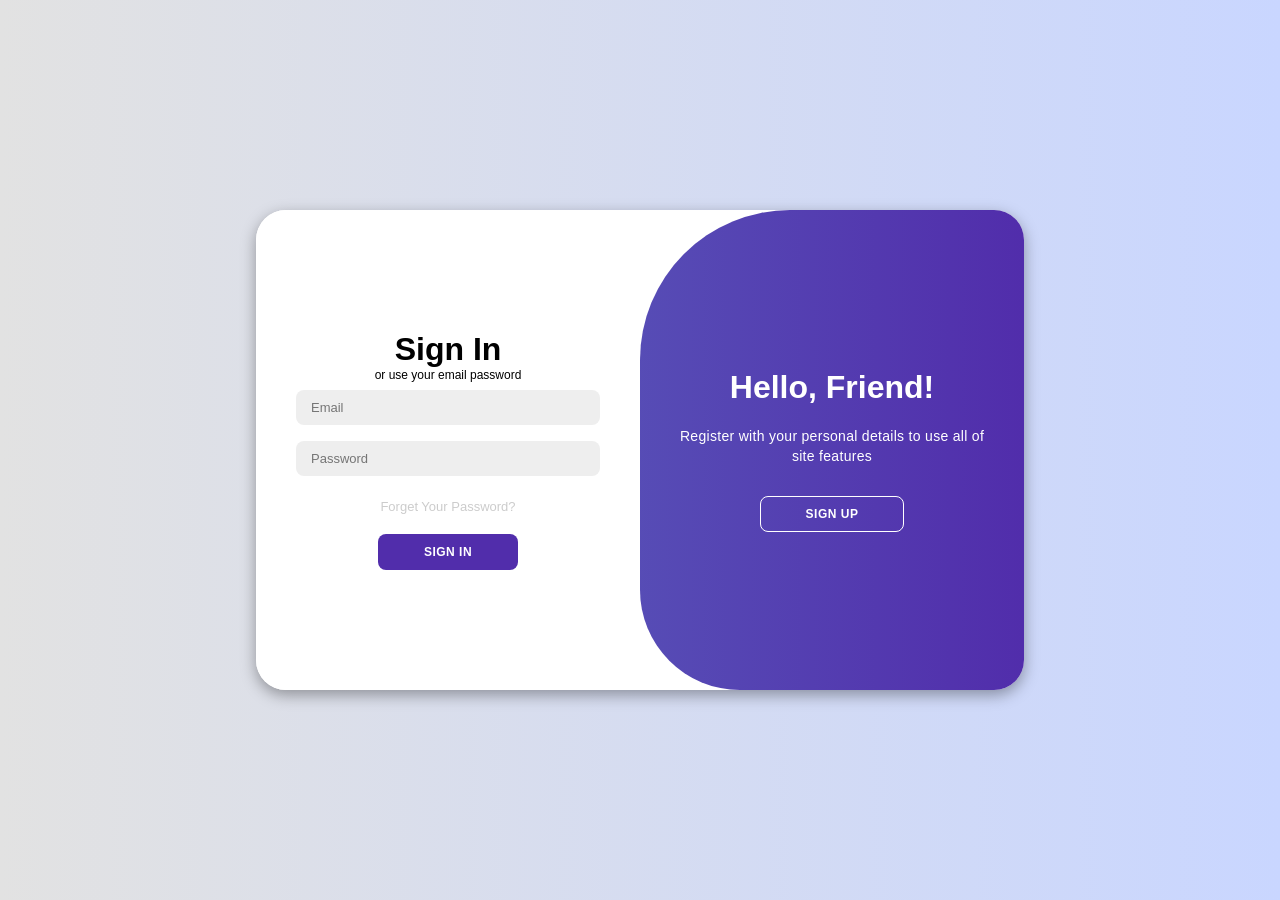
<file: index.html>
<!doctype html>
<html lang="en">
  <head>
    <meta charset="UTF-8" />
    <meta name="viewport" content="width=device-width, initial-scale=1.0" />
    <link rel="stylesheet" href="" />
    <link rel="stylesheet" href="style.css" />
    <title>Modern Login Page | AsmrPorg</title>
    <link rel="icon" type="image/png" href="Cross.png" />
    <meta name="description" content="This a model to modern login webpage."/>
  </head>
  <body>
    <div class="container" id="container">
      <div class="form-container sign-up">
        <form>
          <h1>Create Account</h1>
          <span>or use your email for registeration</span>
          <input type="text" placeholder="Name" />
          <input type="email" placeholder="Email" />
          <input type="password" placeholder="Password" />
          <button title="Click to Register">Sign up</button>
        </form>
      </div>
      <div class="form-container sign-in">
        <form>
          <h1>Sign In</h1>
          <span>or use your email password</span>
          <input type="email" placeholder="Email" />
          <input type="password" placeholder="Password" />
          <a href="#">Forget Your Password?</a>
          <button title="Click to Login">Sign In</button>
        </form>
      </div>
      <div class="toggle-container">
        <div class="toggle">
          <div class="toggle-panel toggle-left">
            <h1>Welcome back!</h1>
            <p>Enter your personal details to use all of site features</p>
            <button class="hidden" id="login">Sign In</button>
          </div>
          <div class="toggle-panel toggle-right">
            <h1>Hello, Friend!</h1>
            <p>
              Register with your personal details to use all of site features
            </p>
            <button class="hidden" id="register">Sign Up</button>
          </div>
        </div>
      </div>
    </div>
    <script src="script.js"></script>
  </body>
</html>
</file>
<file: style.css>
*{
    margin: 0;
    padding: 0;
    box-sizing: border-box;
    font-family: 'Montserrat', sans-serif;
}
body{
    background-color: #c9d6ff;
    background: linear-gradient(to right, #e2e2e2, #c9d6ff);
    display: flex;
    align-items: center;
    justify-content: center;
    flex-direction: column;
    height: 100vh;
}
.container{
    background-color: #fff;
    border-radius: 30px;
    box-shadow: 0 5px 15px rgba(0, 0, 0, 0.35);
    position: relative;
    overflow: hidden;
    width: 768px;
    max-width: 100%;
    min-height: 480px;
}
.container p{
    font-size: 14px;
    line-height: 20px;
    letter-spacing: 0.3px;
    margin: 20px 0;
}
.container span{
    font-size: 12px;
}
.container a{
    color: #ccc;
    font-size: 13px;
    text-decoration: none;
    margin:15px 0 10px;
}
.container button{
    background-color: #512daB;
    color: #fff;
    font-size: 12px;
    padding: 10px 45px;
    border: 1px solid transparent;
    border-radius: 8px;
    font-weight: 600;
    letter-spacing: 0.5px;
    text-transform: uppercase;
    margin-top: 10px;
    cursor: pointer;
}
.container button.hidden{
    background-color: transparent;
    border-color: #fff;
}
.container form{
    background-color: #fff;
    display: flex;
    align-items: center;
    justify-content: center;
    flex-direction: column;
    padding: 0 40px;
    height: 100%;
}
.container input{
    background-color: #eee;
    border: none;
    margin: 8px 0;
    padding: 10px 15px;
    font-size: 13px;
    border-radius: 8px;
    width: 100%;
    outline: none;
}
.form-container{
    position: absolute;
    top: 0;
    height: 100%;
    transition: all 0.6s ease-in-out;
}
.sign-in{
    left: 0;
    width: 50%;
    z-index: 2;
}
.container.active .sign-in{
    transform: translateX(100%);
}
.sign-up{
    left: 0;
    width: 50%;
    opacity: 0;
    z-index: 1;
}
.container.active .sign-up{
    transform: translateX(100%);
    opacity: 1;
    z-index: 5;
    animation: move 0.6s;
}
@keyframes move{
    0%, 49.99%{
        opacity: 0;
        z-index: 1;
    }
    50%, 100%{
        opacity: 1;
        z-index: 5;
    }
}
.social-icons{
    margin: 20px 0;

}
.social-icons a{
    border: 1px solid #ccc;
    border-radius: 20%;
    display: inline-flex;
    justify-content: center;
    align-items: center;
    margin: 0 3px;
    width: 40px;
    height: 40px;
}
.toggle-container{
    position: absolute;
    top: 0;
    left: 50%;
    width: 50%;
    height: 100%;
    overflow: hidden;
    transition: all 0.6s ease-in-out;
    border-radius: 150px 0 0 100px;
    z-index: 1000;
}
.container.active .toggle-container{
    transform: translateX(-100%);
    border-radius: 0 150px 100px 0;

}
.toggle{
    background-color: #512daB;
    height: 100%;
    background: linear-gradient(to right, #5c6bc0, #512daB);
    color: #fff;
    position: relative;
    left: -100%;
    height: 100%;
    width: 200%;
    transform: translateX(0);
    transition: all 0.6s ease-in-out;
}
.container.active .toggle{
    transform: translateX(50%);
}
.toggle-panel{
    position: absolute;
    width: 50%;
    height: 100%;
    display: flex;
    align-items: center;
    justify-content: center;
    flex-direction: column;
    padding: 0 30px;
    text-align: center;
    top: 0;
    transform: translateX(0);
    transition: all 0.6s ease-in-out;
}
.toggle-left{
    transform: translateX(-200%);
}
.container.active .toggle-left{
    transform: translateX(0);
}
.toggle-right{
    right: 0;
    transform: translateX(0);
}
.container.active .toggle-right{
    transform: translateX(200%);
}
</file>
